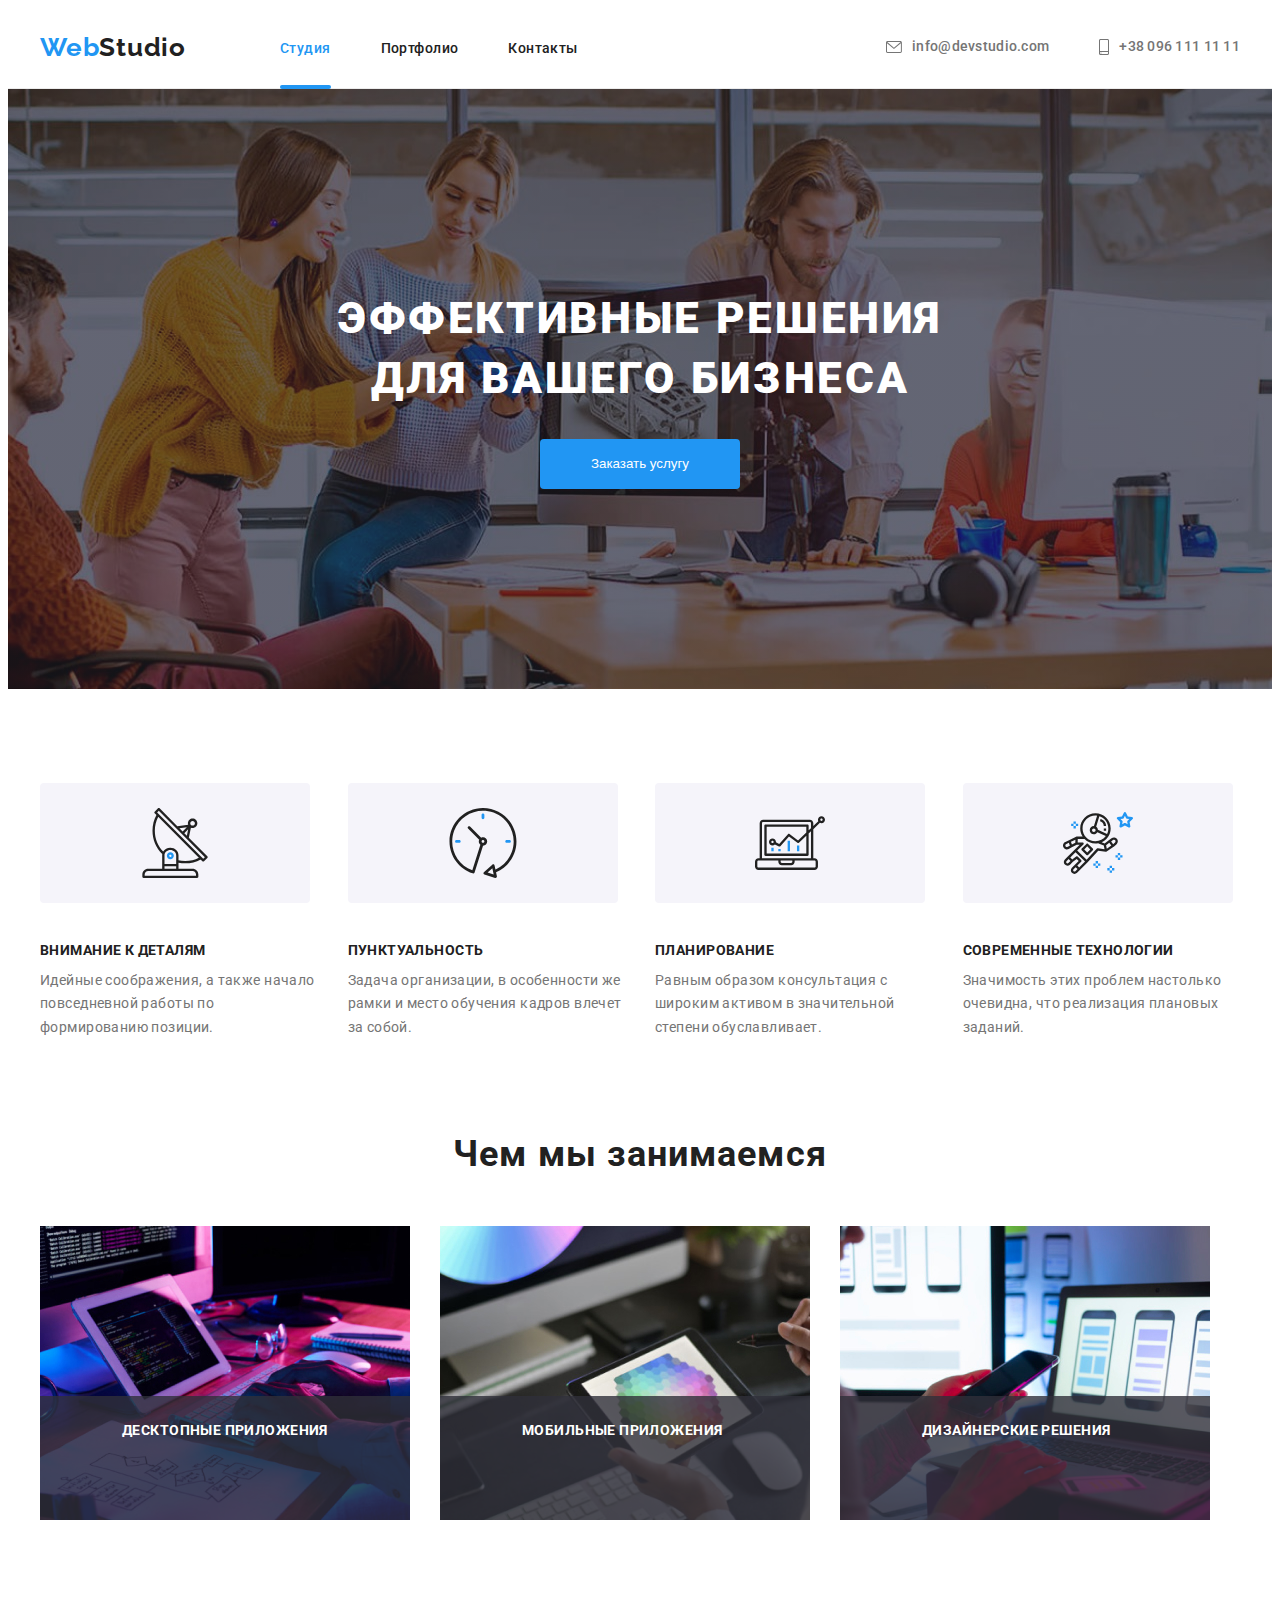
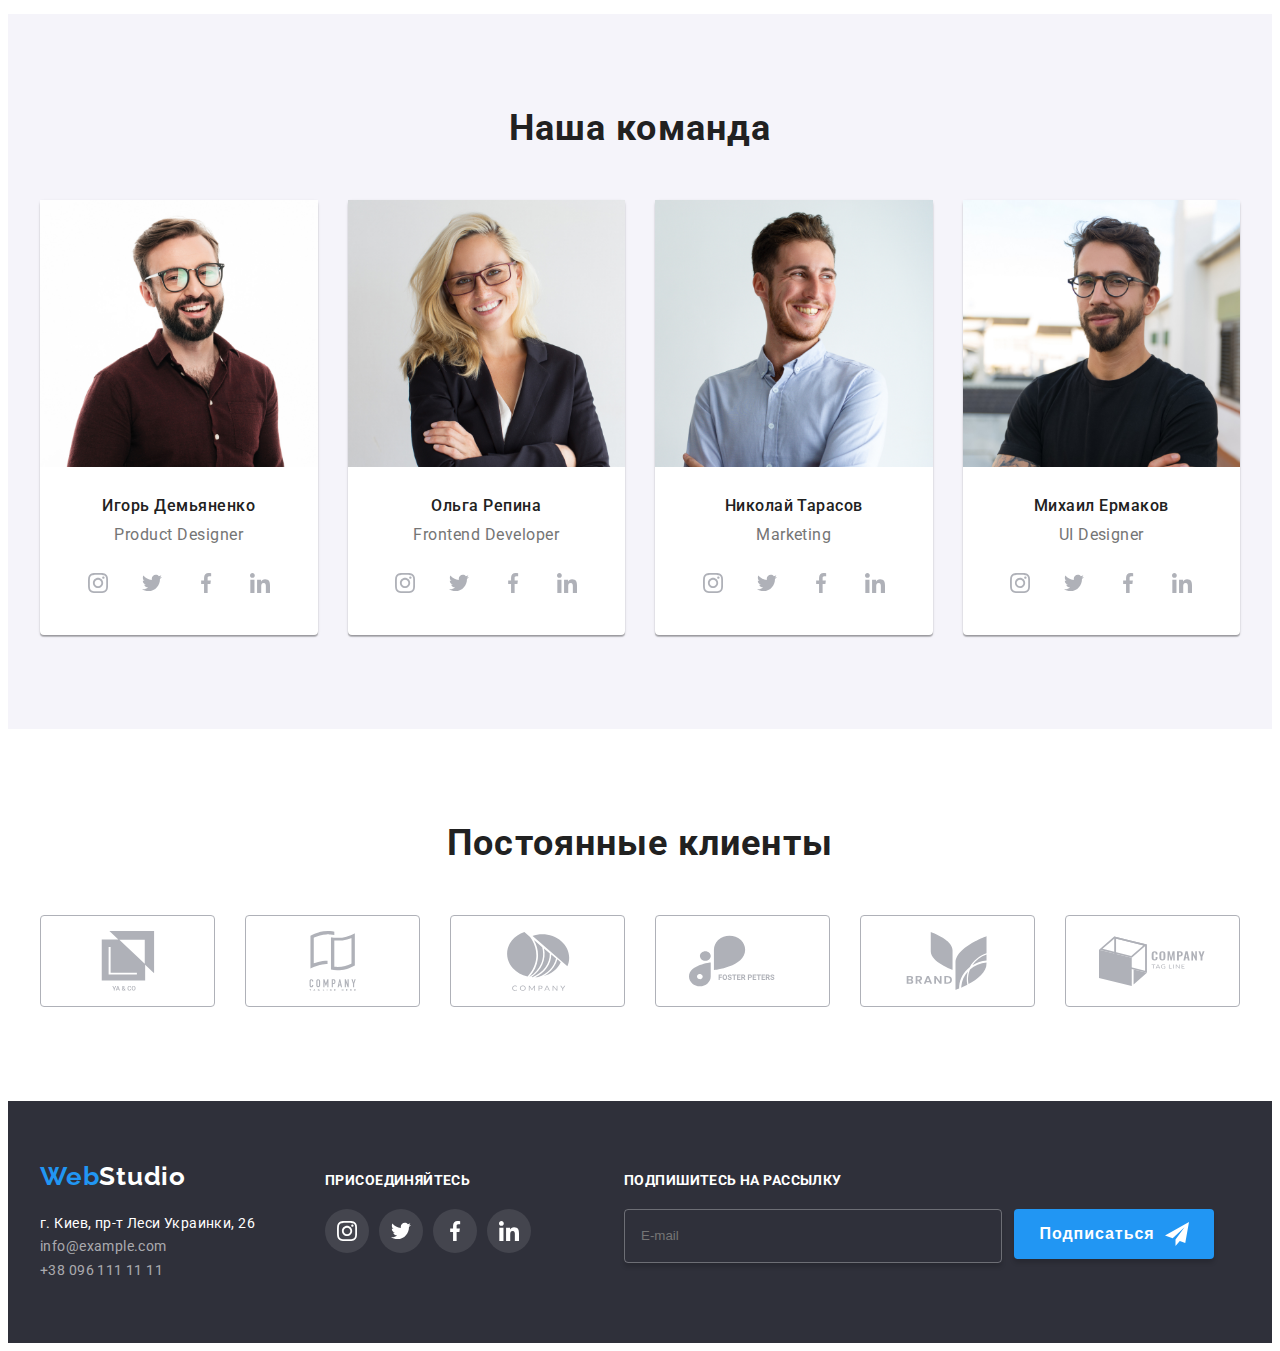
<file: index.html>
<!DOCTYPE html>
<html lang="ru">
  <head>
    <meta charset="UTF-8" />
    <meta http-equiv="X-UA-Compatible" content="IE=edge" />
    <meta name="viewport" content="width=device-width, initial-scale=1.0" />
    <title>Document</title>
    <link
      href="https://fonts.googleapis.com/css2?family=Raleway:wght@700&family=Roboto:wght@400;500;700;900&display=swap"
      rel="stylesheet"
    />
    <link
      rel="stylesheet"
      href="https://cdnjs.cloudflare.com/ajax/libs/modern-normalize/1.1.0/modern-normalize.min.css"
      integrity="sha512-wpPYUAdjBVSE4KJnH1VR1HeZfpl1ub8YT/NKx4PuQ5NmX2tKuGu6U/JRp5y+Y8XG2tV+wKQpNHVUX03MfMFn9Q=="
      crossorigin="anonymous"
      referrerpolicy="no-referrer"
    />
    
    <link rel="stylesheet" href="./css/main.min.css" />
   
  </head>
  <body>


     <header class="header">
      <div class="container header__container">
        <nav class="navigation">
          <a href="./index.html" class="logo">
            Web<span class="studio">Studio</span>
          </a>
          <ul class="nav">
            
            <li class="nav__item ">
              <a class="nav__link current " href="./index.html"
                >Студия</a>
            </li>
            
             

            <li class="nav__item">
              <a class="nav__link " href="./portfolio.html">Портфолио</a>
            </li>
            <li class="nav__item">
              <a class="nav__link" href="">Контакты</a>
            </li>
          </ul>


        </nav>
        <ul class="contacts">
          <li class="contacts__item header-mail">
            <a class="contacts__link " href="mailto:info@devstudio.com"
              > <svg class="contacts__icon" width="16px" height="12px">
                <use href="./images/sprite.svg#icon-envelope"></use>
              </svg>info@devstudio.com</a
            >
          </li>

      
          <li class="contacts__item header-tel ">
            <a class="contacts__link " href="tel:+380961111111"
              ><svg class="contacts__icon" width="10px" height="16px">
              <use href="./images/sprite.svg#icon-smartphone"></use>
              </svg>+38 096 111 11 11</a
            >
          </li>


        </ul>
        <button class="menu-open-btn"><svg class="menu-icon">
          <use href="./images/sprite.svg#icon-menu"></use>
        </svg></button>
      </div>


    <div class="backdrop is-hidden">
      <div class="mob-menu">
      <div class="mob-menu-content">
        <ul class="mob-nav">
          <li class="mob-nav__item">
            <a href="./index.html" class="mob-nav__link current-page ">Студия</a>
          </li>
          <li class="mob-nav__item">
            <a href="./portfolio.html" class="mob-nav__link">Портфолио</a>
          </li>
          <li class="mob-nav__item">
            <a href="" class="mob-nav__link">Контакты</a>
          </li>
        </ul>
        <div class="mob-menu-bottom">
        <ul class="menu-contacts">
          <li class="mob-menu__item">
            <a href="" class="mob-menu__phone">+38 096 111 11 11</a>
          </li>
          <li class="mob-menu__item">
            <a href="" class="mob-menu__mail">info@devstudio.com</a>
          </li>
        </ul>
        <ul class="mob-social">
          <li class="mob-social__item mob-social__item--after">
            <a href="" class="mob-social__link">Instagram</a>
          </li>
          <li class="mob-social__item mob-social__item--after">
            <a href="" class="mob-social__link ">Twitter</a>
          </li>
          <li class="mob-social__item mob-social__item--after">
            <a href="" class="mob-social__link">Facebook</a>
          </li>
          <li class="mob-social__item">
            <a href="" class="mob-social__link">LinkedIn</a>
          </li>
        </ul>
      </div>
        </div>
      </div>
      <button type="button" class="close-button" >
        <svg class="close-icon">
          <use href="./images/sprite.svg#icon-cross"></use>
        </svg>
      </button>
      </div>
    </div>
    </header> 

    


    <main>
      <section class="hero">
        <div class="container hero-container--padding ">
          <h1 class="hero__title">
            Эффективные решения <br />
            для вашего бизнеса
          </h1>

          <button class="hero__button btn" data-modal-open type="button">Заказать услугу</button>
        </div>


      </section>
       <section class="section"> 
        <div class="container">
          <h2 class="section__title visually-hidden">Наши плюсы</h2>
          <ul class="features">


            <li class="features__item"> <div class="features__container">
              <svg class="features__icon">
                <use href="./images/sprite.svg#icon-antenna"></use>
              </svg>
            </div>
              <h3 class="features__title">Внимание к деталям</h3>
              <p class="features__text">
                Идейные соображения, а также начало повседневной работы по
                формированию позиции.
              </p>
            </li>


            <li class="features__item"> <div class="features__container">
              <svg class="features__icon">
                <use href="./images/sprite.svg#icon-clock"></use>
              </svg>
            </div>
              <h3 class="features__title">Пунктуальность</h3>
              <p class="features__text">
                Задача организации, в особенности же рамки и место обучения
                кадров влечет за собой.
              </p>
            </li>


            <li class="features__item">
              <div class="features__container"><svg class="features__icon">
                <use href="./images/sprite.svg#icon-diagram"></use>
              </svg>
            </div>
              <h3 class="features__title">Планирование</h3>
              <p class="features__text">
                Равным образом консультация с широким активом в значительной
                степени обуславливает.
              </p>
            </li>


            <li class="features__item"> <div class="features__container">
              <svg class="features__icon" >
                <use  href="./images/sprite.svg#icon-astronaut"></use>
              </svg>
            </div>
              <h3 class="features__title">Современные технологии</h3>
              <p class="features__text">
                Значимость этих проблем настолько очевидна, что реализация
                плановых заданий.
              </p>
            </li>

          </ul>

        </div>

      </section> 


      <section class="section section__task">
        <div class="container">
          <h2 class="section__title">Чем мы занимаемся</h2>

          <ul class="task ">

            <li class="task__item">
              <div class="task__wrapper">
              <img
              srcset="./images/box1.jpg 1x, ./images/task1-2x.jpg 2x"
                src="./images/box1.jpg"
                alt="набор текста на клавиатуре"
                width="370"
              />
              <p class="task__text">Десктопные приложения</p>
            </div>
            </li>


            <li class="task__item">
              <div class="task__wrapper">
              <img
              srcset="./images/img(1).jpg 1x, ./images/task2-2x.jpg 2x"
                src="./images/img(1).jpg"
                alt="использование графического планшета"
                width="370"
              />
              <p class="task__text">Мобильные приложения</p>
            </div>
            </li>


            <li class="task__item">
              <div class="task__wrapper">

              <img
              srcset="./images/img2.jpg 1x, ./images/task3-2x.jpg 2x"
                src="./images/img2.jpg"
                alt="использование телефона"
                width="370"
              />
              <p class="task__text">Дизайнерские решения</p>
            </div>
            </li>
          </ul>
        </div>
      </section>



       <section class=" section section__team"> 
        <div class="container">
          <h2 class="section__title">Наша команда</h2>
          <ul class="team">

            <li class="team__item">
              <picture> <source srcset="./images/img(2).jpg 1x , ./images/img1-2x.jpg 2x " media="(min-width: 1200px)">
                <source srcset="./images/team-tab1.jpg 1x , ./images/team-tab1-2x.jpg 2x " media="(min-width: 768px)">
                <source srcset="./images/team-mob1.jpg 1x , ./images/team-mob1-2x.jpg 2x " media="(min-width: 320px)">
                <img src="./images/img(2).jpg" alt="портрет Игоря Демьяненко " width="270" /></picture>
              <div class="box">


                <h3 class="box__title">Игорь Демьяненко</h3>
                <p class="box__paragraph">Product Designer</p>
                <ul class=" social">
                  <li class="social__item">
                    <a href="" class="social__link">
                      <svg class="social__icon">
                        <use href="./images/sprite.svg#icon-instagram"></use>
                      </svg>
                    </a>
                  </li>


                  <li class="social__item">
                    <a href="" class="social__link">
                      <svg class="social__icon">
                        <use href="./images/sprite.svg#icon-twitter"></use>
                      </svg>
                    </a>
                  </li>
                  <li class="social__item">
                    <a href="" class="social__link">
                      <svg class="social__icon">
                        <use href="./images/sprite.svg#icon-facebook"></use>
                      </svg>
                    </a>
                  </li>
                  <li class="social__item">
                    <a href="" class="social__link">
                      <svg class="social__icon">
                        <use href="./images/sprite.svg#icon-linkedin"></use>
                      </svg>
                    </a>
                  </li>
                </ul>
              </div>
            </li>
            <li class="team__item">
              <picture>
                <source srcset="./images/img(3).jpg 1x , ./images/img2-2x.jpg 2x " media="(min-width: 1200px)">
                <source srcset="./images/team-tab2.jpg 1x , ./images/team-tab2-2x.jpg 2x " media="(min-width: 768px)">
                <source srcset="./images/team-mob2.jpg 1x , ./images/team-mob2-2x.jpg 2x " media="(min-width: 320px)">
                <img src="./images/img(3).jpg" alt="портрет Ольги Репиной " width="270" />
              </picture>
              <div class="box">
                <h3 class="box__title">Ольга Репина</h3>
                <p class="box__paragraph">Frontend Developer</p>
                    <ul class=" social">
                      <li class="social__item">
                        <a href="" class="social__link">
                          <svg class="social__icon">
                            <use href="./images/sprite.svg#icon-instagram"></use>
                          </svg>
                        </a>
                      </li>
                      <li class="social__item">
                        <a href="" class="social__link">
                          <svg class="social__icon">
                            <use href="./images/sprite.svg#icon-twitter"></use>
                          </svg>
                        </a>
                      </li>
                      <li class="social__item">
                        <a href="" class="social__link">
                          <svg class="social__icon">
                            <use href="./images/sprite.svg#icon-facebook"></use>
                          </svg>
                        </a>
                      </li>
                      <li class="social__item">
                        <a href="" class="social__link">
                          <svg class="social__icon">
                            <use href="./images/sprite.svg#icon-linkedin"></use>
                          </svg>
                        </a>
                      </li>
                    </ul>
              </div>
            </li>
            <li class="team__item">
              <picture>
                <source srcset="./images/img(4).jpg 1x , ./images/img3-2x.jpg 2x " media="(min-width: 1200px)">
                <source srcset="./images/team-tab3.jpg 1x , ./images/team-tab3-2x.jpg 2x " media="(min-width: 768px)">
                <source srcset="./images/team-mob3.jpg 1x , ./images/team-mob3-2x.jpg 2x " media="(min-width: 320px)">
                <img src="./images/img(4).jpg" alt="портрет Николая Тарасова" width="270" />
              </picture>
              <div class="box">
                <h3 class="box__title">Николай Тарасов</h3>
                <p class="box__paragraph">Marketing</p>
                  <ul class=" social">
                    <li class="social__item">
                      <a href="" class="social__link">
                        <svg class="social__icon">
                          <use href="./images/sprite.svg#icon-instagram"></use>
                        </svg>
                      </a>
                    </li>
                    <li class="social__item">
                      <a href="" class="social__link">
                        <svg class="social__icon">
                          <use href="./images/sprite.svg#icon-twitter"></use>
                        </svg>
                      </a>
                    </li>
                    <li class="social__item">
                      <a href="" class="social__link">
                        <svg class="social__icon">
                          <use href="./images/sprite.svg#icon-facebook"></use>
                        </svg>
                      </a>
                    </li>
                    <li class="social__item">
                      <a href="" class="social__link">
                        <svg class="social__icon">
                          <use href="./images/sprite.svg#icon-linkedin"></use>
                        </svg>
                      </a>
                    </li>
                  </ul>
              </div>
            </li>
            <li class="team__item">
              <picture>
                <source srcset="./images/img.jpg 1x , ./images/img4-2x.jpg 2x " media="(min-width: 1200px)">
                <source srcset="./images/team-tab4.jpg 1x , ./images/team-tab4-2x.jpg 2x " media="(min-width: 768px)">
                <source srcset="./images/team-mob4.jpg 1x , ./images/team-mob4-2x.jpg 2x " media="(min-width: 320px)">
                <img src="./images/img.jpg" alt="портрет Михаила Ермакова" width="270" />
              </picture>
              <div class="box">
                <h3 class="box__title">Михаил Ермаков</h3>
                <p class="box__paragraph">UI Designer</p>
                    <ul class=" social">
                      <li class="social__item">
                        <a href="" class="social__link">
                          <svg class="social__icon">
                            <use href="./images/sprite.svg#icon-instagram"></use>
                          </svg>
                        </a>
                      </li>
                      <li class="social__item">
                        <a href="" class="social__link">
                          <svg class="social__icon">
                            <use href="./images/sprite.svg#icon-twitter"></use>
                          </svg>
                        </a>
                      </li>
                      <li class="social__item">
                        <a href="" class="social__link">
                          <svg class="social__icon">
                            <use href="./images/sprite.svg#icon-facebook"></use>
                          </svg>
                        </a>
                      </li>
                    <li class="social__item">
                      <a href="" class="social__link">
                        <svg class="social__icon">
                          <use href="./images/sprite.svg#icon-linkedin"></use>
                        </svg>
                      </a>
                    </li>
                    </ul>
        </div>
      </section>
      <section class=" section section__customer"> 
        <div class="container">
          <h2 class="section__title">Постоянные клиенты</h2>
          <ul class="customer">
            <li class="customer__item">
              <a href="" class="customer__link">
                <svg class="customer__icon">
                  <use href="./images/sprite.svg#icon-1"></use>
                </svg>
              </a>
            </li>
            <li class="customer__item">
              <a href="" class="customer__link">
                <svg class="customer__icon ">
                  <use href="./images/sprite.svg#icon-2"></use>
                </svg>
              </a>
              <li class="customer__item">
                <a href="" class="customer__link">
                  <svg class="customer__icon ">
                    <use href="./images/sprite.svg#icon-3"></use>
                  </svg>
                </a>
                <li class="customer__item">
                  <a href="" class="customer__link">
                    <svg class="customer__icon ">
                      <use href="./images/sprite.svg#icon-4"></use>
                    </svg>
                  </a>
                  <li class="customer__item">
                    <a href="" class="customer__link">
                      <svg class="customer__icon ">
                        <use href="./images/sprite.svg#icon-5"></use>
                      </svg>
                    </a>
                    <li class="customer__item">
                      <a href="" class="customer__link">
                        <svg class="customer__icon ">
                          <use href="./images/sprite.svg#icon-6"></use>
                        </svg>
                      </a>
            </ul>
        </div>
      </section> 
    </main>
    <footer class="footer">
      <div class="container footer-container">
        <div class="footer-nav">
          <a href="./index.html" class="footer__logo">
            Web<span class="footer__studio">Studio</span>
          </a>
          <address class="address">
            <ul class="connection">

            


              
              <li class="connection__item">
                <a class="connection__link map"  target="_blank"
                rel="noopener noreferrer"
                href="https://www.google.com/maps/place/%D0%B1%D1%83%D0%BB%D1%8C%D0%B2%D0%B0%D1%80+%D0%9B%D0%B5%D1%81%D1%96+%D0%A3%D0%BA%D1%80%D0%B0%D1%97%D0%BD%D0%BA%D0%B8,+26,+%D0%9A%D0%B8%D1%97%D0%B2,+02000/@50.4265807,30.5361971,17z/data=!3m1!4b1!4m5!3m4!1s0x40d4cf0e033ecbe9:0x57a4dffefec77da0!8m2!3d50.4265807!4d30.5383858"
                >г. Киев, пр-т Леси Украинки, 26</a>
              </li>

              
              
              <li class="connection__item">
                <a class="connection__link " href="mailto:info@devstudio.com">info@example.com</a>
              </li>
              <li class="connection__item">
                <a class="connection__link" href="tel:+380961111111">+38 096 111 11 11</a>
              </li>
            </ul>
          </address>
        </div>
        <div class=" right">
          <h2 class="footer-title">присоединяйтесь</h2>
          <ul class="join ">
            <li class="join__item">
              <a href="" class="join__link">
                <svg class="join__icon">
                  <use href="./images/sprite.svg#icon-instagram"></use>
                </svg>
              </a>
            </li>
            <li class="join__item">
              <a href="" class="join__link">
                <svg class="join__icon">
                  <use href="./images/sprite.svg#icon-twitter"></use>
                </svg>
              </a>
            </li>
            <li class="join__item">
              <a href="" class="join__link">
                <svg class="join__icon">
                  <use href="./images/sprite.svg#icon-facebook"></use>
                </svg>
              </a>
            </li>
            <li class="join__item">
              <a href="" class="join__link">
                <svg class="join__icon">
                  <use href="./images/sprite.svg#icon-linkedin"></use>
                </svg>
              </a>
            </li>
          </ul>
        </div>
        <div class="form">
          <h2 class="footer-title ">Подпишитесь на рассылку</h2>
          <form action="#" class="form-send">
            <div class="follow"> <input type="text" name="user-mail-follow" id="user-mail-follow" class="follow__mail"
                placeholder="E-mail" />
              <button type="submit" class="btn follow__btn">Подписаться
                <svg class="follow__icon" width="24" height="24">
                  <use href="./images/sprite.svg#icon-send"></use>
                </svg>
              </button>
            </div>
        </div>
        </form>
    
    
      </div>
      </div>
    </footer>
    <div class="backdrop is-hidden " data-modal>
      <div class="modal">
        <button type="button" class="close-btn" data-modal-close>
            <svg class="button-icon">
              <use href="./images/sprite.svg#icon-cross"></use>
            </svg>
        </button>
        <p class="modal-title">Оставьте свои данные, мы вам перезвоним</p>
        <form action="#" class="modal-form">
          <div class="modal-field">
            <label for="user-name" class="input-label">Имя</label>
            <span class="input-wrapper">
              <input type="text" name="user-name" id="user-name" class="modal-input" />
              <svg class="input-icon" width="18" height="18">
                <use href="./images/sprite.svg#icon-person-black"></use>
              </svg>
            </span>
          </div>
          <div class="modal-field">
            <label for="user-phone" class="input-label">Телефон</label>
            <span class="input-wrapper">
              <input type="text" name="user-phone" id="user-phone" class="modal-input" />
              <svg class="input-icon" width="18" height="18">
                <use href="./images/sprite.svg#icon-phone-black"></use>
              </svg>
            </span>
          </div>
          <div class="modal-field">
            <label for="user-email" class="input-label">Почта</label>
            <span class="input-wrapper">
              <input type="text" name="user-email" id="user-email" class="modal-input" />
              <svg class="input-icon" width="18" height="18">
                <use href="./images/sprite.svg#icon-email-black"></use>
              </svg>
            </span>
          </div>
          
          <div class="text-box">
            <label for="user-text" class="input-label" >Комментарий</label>
            <textarea name="user-text" id="user-text" class="modal-input-text modal-input" placeholder="Введите текст"></textarea>
          </div>
          <input type="checkbox" id="modal-checkbox" class="modal-checkbox visually-hidden">
          <label for="modal-checkbox" class="check-text">
                        <span>
                            <svg class="check-icon" width="11" height="8">
                                <use
                                    href="./images/sprite.svg#icon-tik"
                                ></use>
                            </svg>
                        </span>
                        Соглашаюсь с рассылкой и принимаю&nbsp <a href="" class="condition">Условия договора</a> 
                      </label>
                      <button type="submit" class="btn modal-btn">
                        Отправить
                      </button>




        </form>
      </div>
    </div>
  <script src="./js/modal.js"></script>
  <script src="./js/menu.js"></script>
  </body>
</html>
</file>
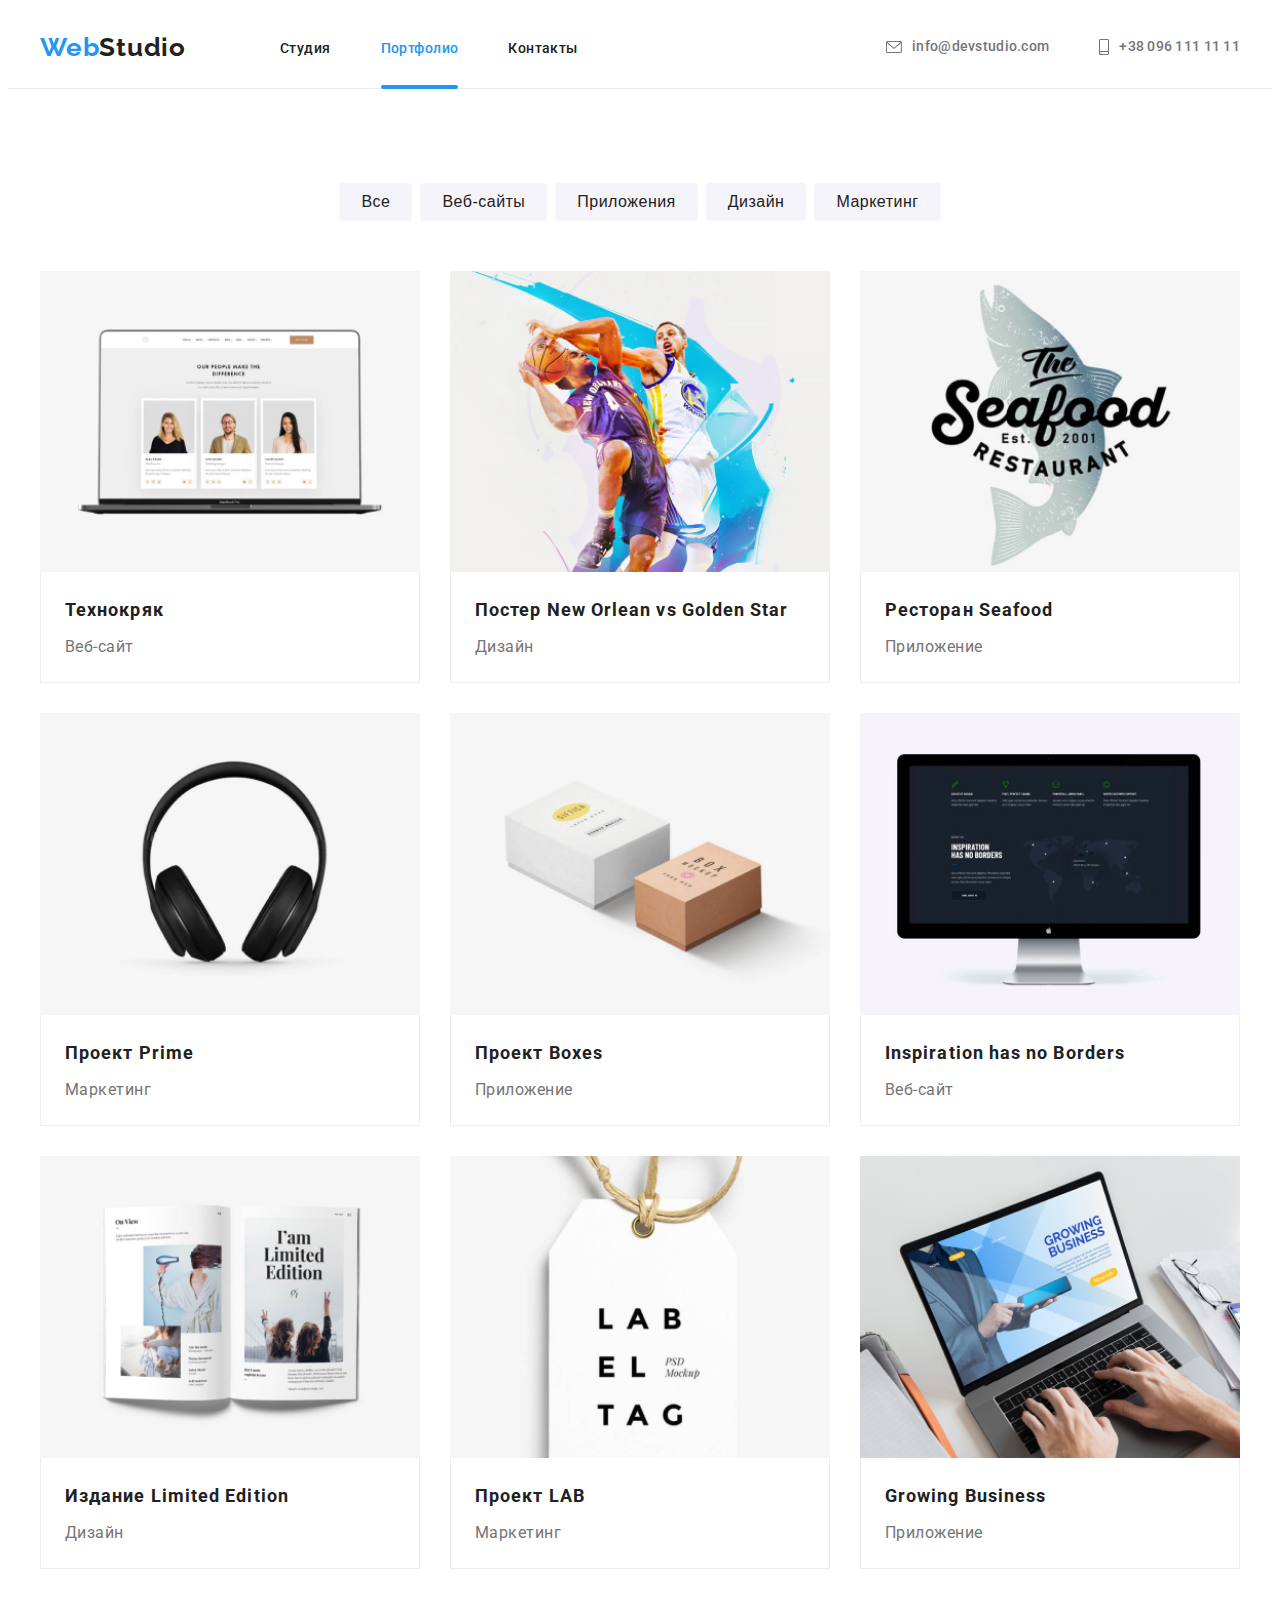
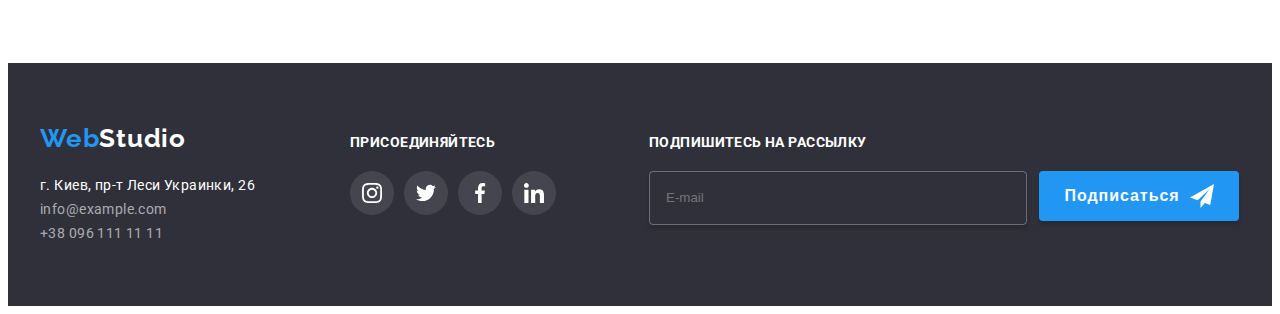
<file: Partfolio.html>
<!DOCTYPE html>
<html lang="en">
  <head>
    <meta charset="UTF-8" />
    <meta http-equiv="X-UA-Compatible" content="IE=edge" />
    <meta name="viewport" content="width=device-width, initial-scale=1.0" />
    <title>Portfolio</title>
    <link
      href="https://fonts.googleapis.com/css2?family=Raleway:wght@700&family=Roboto:wght@400;500;700;900&display=swap"
      rel="stylesheet"
    />
    <link rel="stylesheet" href="./css/main.min.css" />
  </head>
  <body>
    <header class="header">
      <div class="container header__container">
        <nav class="navigation">
          <a href="./index.html" class="logo">
            Web<span class="studio">Studio</span>
          </a>
          <ul class="nav">
            <li class="nav__item">
              <a class="nav__link  " href="./index.html">Студия</a>
            </li>
            
            <li class="nav__item">
              <a class="nav__link current" href="./Partfolio.html">Портфолио</a>
            </li>
            
            <li class="nav__item">
              <a class="nav__link" href="">Контакты</a>
            </li>
          </ul>
        </nav>
        <ul class="contacts">
          <li class="contacts__item header-mail">
            <a class="contacts__link " href="mailto:info@devstudio.com"> <svg class="contacts__icon" width="16px"
                height="12px">
                <use href="./images/sprite.svg#icon-envelope"></use>
              </svg>info@devstudio.com</a>
          </li>
          <li class="contacts__item header-tel ">
            <a class="contacts__link " href="tel:+380961111111"><svg class="contacts__icon" width="10px" height="16px">
                <use href="./images/sprite.svg#icon-smartphone"></use>
              </svg>+38 096 111 11 11</a>
          </li>
        </ul>
      </div>
    </header>
    <main>
      <section class="section">
        <div class="container ">
          <h1 class="visually-hidden">Наши работы</h1>
          <ul class="sort">
            <li class="sort__item"><button type="button" class="sort__button btn" >Все</button></li>
            <li class="sort__item"><button type="button" class="sort__button btn">Веб-сайты</button></li>
            <li class="sort__item"><button type="button" class="sort__button btn">Приложения</button></li>
            <li class="sort__item"><button type="button" class="sort__button btn">Дизайн</button></li>
            <li class="sort__item"><button type="button" class="sort__button btn">Маркетинг</button></li>
          </ul>
          <ul class="examples ">
            <li class="examples__item">
              <a class="examples__link link" href="">
                <div class="examples__wrapper">
                  <img class="main-img" src="./images/img(7).jpg" width="370" height="294" alt="" />
                <p class="examples__text ">
                  Технокряк это современная площадка распространения коронавируса. Компании используют эту платформу для цифрового
                  шпионажа и атак на защищённые сервера конкурентов.
                </p>
              </div>
              <div class="case">
                <h2 class="case__title">Технокряк</h2>
                <p class="case-paragraph">Веб-сайт</p>
              </div></a>
            </li>
            <li class="examples__item">
              <a class="examples__link link" href="">
                <div class="examples__wrapper"><img class="main-img" src="./images/img(8).jpg" width="370" height="294" alt="" />
                <p class="examples__text ">
                  Технокряк это современная площадка распространения коронавируса. Компании используют эту платформу для цифрового
                  шпионажа и атак на защищённые сервера конкурентов.
                </p></div>
              <div class="case">
                <h2 class="case__title">
                  Постер New Orlean vs Golden Star
                </h2>
                <p class="case-paragraph">Дизайн</p>
              </div></a>
            </li>
            <li class="examples__item">
             <a class="examples__link link" href=""> <div class="examples__wrapper"><img class="main-img" src="./images/img(9).jpg" width="370" height="294" alt="" />
              <p class="examples__text ">
                Технокряк это современная площадка распространения коронавируса. Компании используют эту платформу для цифрового
                шпионажа и атак на защищённые сервера конкурентов.
              </p></div>
              <div class="case">
                <h2 class="case__title">Ресторан Seafood</h2>
                <p class="case-paragraph">Приложение</p>
              </div></a>
            </li>
            <li class="examples__item">
              <a class="examples__link link" href=""><div class="examples__wrapper"><img class="main-img" src="./images/img(10).jpg" width="370" height="294" alt="" />
                <p class="examples__text ">
                  Технокряк это современная площадка распространения коронавируса. Компании используют эту платформу для цифрового
                  шпионажа и атак на защищённые сервера конкурентов.
                </p></div>
              <div class="case">
                <h2 class="case__title">Проект Prime</h2>
                <p class="case-paragraph">Маркетинг</p>
              </div></a>
            </li>
            <li class="examples__item">
              <a class="examples__link link" href=""><div class="examples__wrapper"><img class="main-img" src="./images/img(11).jpg" width="370" height="294" alt="" />
                <p class="examples__text ">
                  Технокряк это современная площадка распространения коронавируса. Компании используют эту платформу для цифрового
                  шпионажа и атак на защищённые сервера конкурентов.
                </p></div>
              <div class="case">
                <h2 class="case__title">Проект Boxes</h2>
                <p class="case-paragraph">Приложение</p>
              </div></a>
            </li>
            <li class="examples__item">
              <a class="examples__link link" href=""><div class="examples__wrapper"><img class="main-img" src="./images/img(12).jpg" width="370" height="294" alt="" />
                <p class="examples__text ">
                  Технокряк это современная площадка распространения коронавируса. Компании используют эту платформу для цифрового
                  шпионажа и атак на защищённые сервера конкурентов.
                </p></div>
              <div class="case">
                <h2 class="case__title">Inspiration has no Borders</h2>
                <p class="case-paragraph">Веб-сайт</p>
              </div></a>
            </li>
            <li class="examples__item">
              <a class="examples__link link" href=""><div class="examples__wrapper"><img class="main-img" src="./images/img(13).jpg" width="370" height="294" alt="" />
                <p class="examples__text ">
                  Технокряк это современная площадка распространения коронавируса. Компании используют эту платформу для цифрового
                  шпионажа и атак на защищённые сервера конкурентов.
                </p></div>
              <div class="case">
                <h2 class="case__title">Издание Limited Edition</h2>
                <p class="case-paragraph">Дизайн</p>
              </div></a>
            </li>
            <li class="examples__item">
              <a class="examples__link link" href=""><div class="examples__wrapper"><img class="main-img" src="./images/img(14).jpg" width="370" height="294" alt="" />
                <p class="examples__text ">
                  Технокряк это современная площадка распространения коронавируса. Компании используют эту платформу для цифрового
                  шпионажа и атак на защищённые сервера конкурентов.
                </p></div>
              <div class="case">
                <h2 class="case__title">Проект LAB</h2>
                <p class="case-paragraph">Маркетинг</p>
              </div></a>
            </li>
            <li class="examples__item">
              <a class="examples__link link" href=""><div class="examples__wrapper"><img class="main-img" src="./images/img(15).jpg" width="370" height="294" alt="" />
                <p class="examples__text ">
                  Технокряк это современная площадка распространения коронавируса. Компании используют эту платформу для цифрового
                  шпионажа и атак на защищённые сервера конкурентов.
                </p></div>
              <div class="case">
                <h2 class="case__title">Growing Business</h2>
                <p class="case-paragraph">Приложение</p>
              </div></a>
            </li>
          </ul>
        </div>
      </section>
    </main>
<footer class="footer">
  <div class="container footer-container">
    <div class=""><a href="./index.html" class="logo">
        Web<span class="footer__studio">Studio</span>
      </a>
      <address class="address">
        <ul class="connection">
          <li class="connection__item ">г. Киев, пр-т Леси Украинки, 26</li>
          <li class="connection__item">
            <a class="connection__link " href="mailto:info@devstudio.com">info@example.com</a>
          </li>
          <li class="connection__item">
            <a class="connection__link" href="tel:+380961111111">+38 096 111 11 11</a>
          </li>
        </ul>
      </address>
    </div>
    <div class=" right">
      <h2 class="footer-title">присоединяйтесь</h2>
      <ul class="join ">
        <li class="join__item">
          <a href="" class="join__link">
            <svg class="join__icon">
              <use href="./images/sprite.svg#icon-instagram"></use>
            </svg>
          </a>
        </li>
        <li class="join__item">
          <a href="" class="join__link">
            <svg class="join__icon">
              <use href="./images/sprite.svg#icon-twitter"></use>
            </svg>
          </a>
        </li>
        <li class="join__item">
          <a href="" class="join__link">
            <svg class="join__icon">
              <use href="./images/sprite.svg#icon-facebook"></use>
            </svg>
          </a>
        </li>
        <li class="join__item">
          <a href="" class="join__link">
            <svg class="join__icon">
              <use href="./images/sprite.svg#icon-linkedin"></use>
            </svg>
          </a>
        </li>
      </ul>
    </div>
    <div class="form">
      <h2 class="footer-title ">Подпишитесь на рассылку</h2>
      <form action="#" class="form-send">
        <div class="follow"> <input type="text" name="user-mail-follow" id="user-mail-follow" class="follow__mail"
            placeholder="E-mail" />
          <button type="submit" class="btn follow__btn">Подписаться
            <svg class="follow__icon" width="24" height="24">
              <use href="./images/sprite.svg#icon-send"></use>
            </svg>
          </button>
        </div>
      </form>

    </div>
  </div>
</footer>
  </body>
</html>
</file>
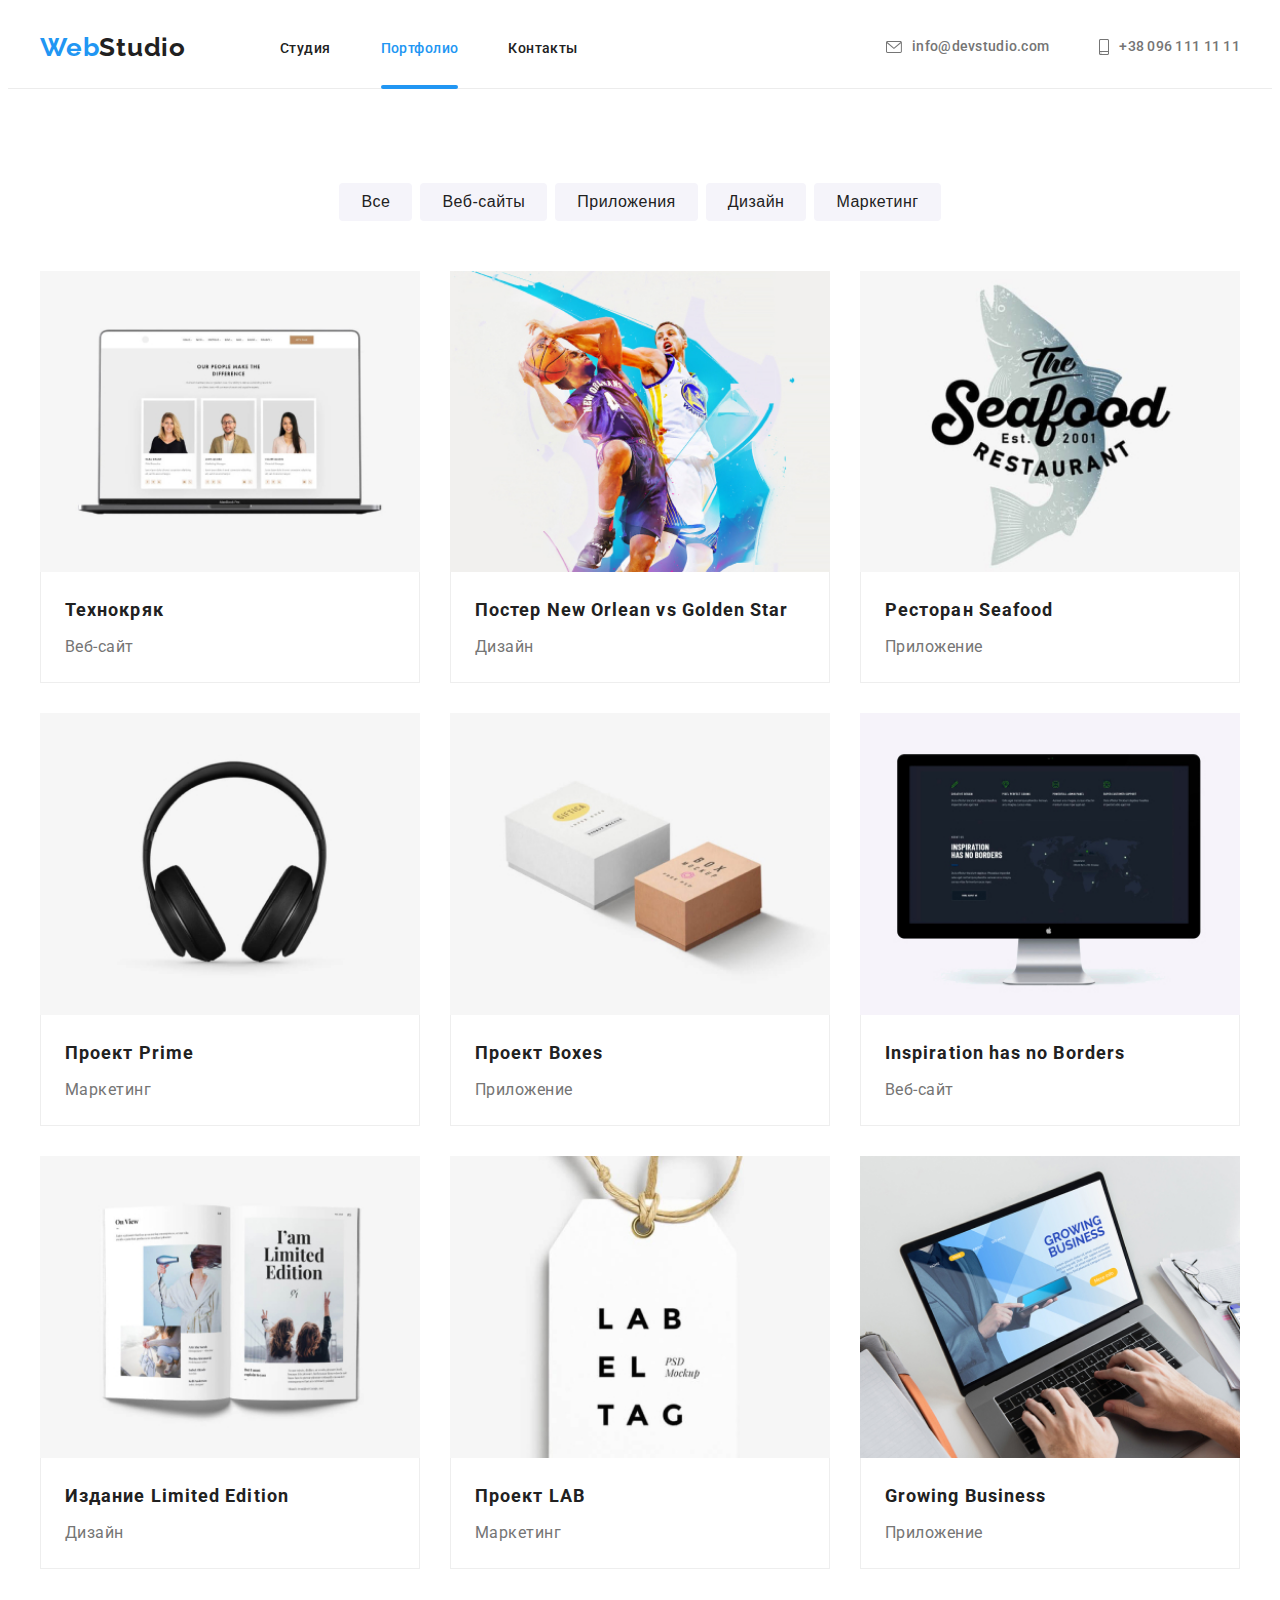
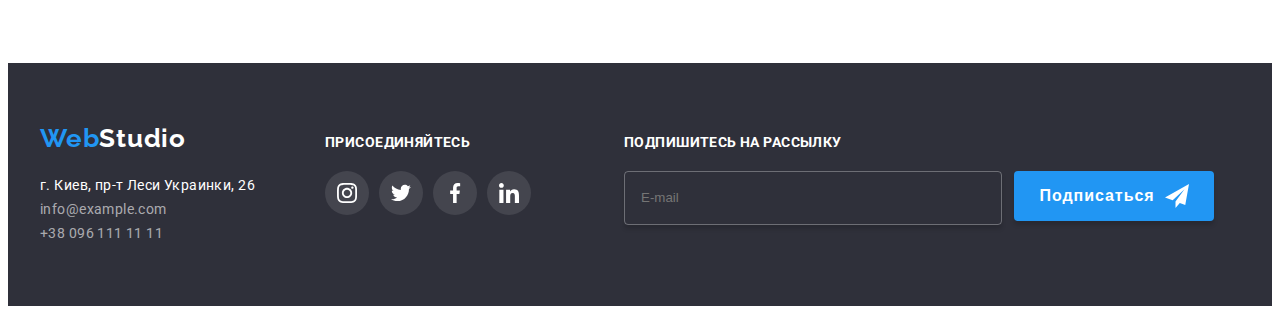
<file: portfolio.html>
<!DOCTYPE html>
<html lang="en">
  <head>
    <meta charset="UTF-8" />
    <meta http-equiv="X-UA-Compatible" content="IE=edge" />
    <meta name="viewport" content="width=device-width, initial-scale=1.0" />
    <title>Document</title>
      <link href="https://fonts.googleapis.com/css2?family=Raleway:wght@700&family=Roboto:wght@400;500;700;900&display=swap"
        rel="stylesheet" />
      <link rel="stylesheet" href="https://cdnjs.cloudflare.com/ajax/libs/modern-normalize/1.1.0/modern-normalize.min.css"
        integrity="sha512-wpPYUAdjBVSE4KJnH1VR1HeZfpl1ub8YT/NKx4PuQ5NmX2tKuGu6U/JRp5y+Y8XG2tV+wKQpNHVUX03MfMFn9Q=="
        crossorigin="anonymous" referrerpolicy="no-referrer" />
      
      <link rel="stylesheet" href="./css/main.min.css" />
  </head>
  <body>
    <header class="header"> 
      <div class="container header__container">
        <nav class="navigation">
          <a href="./index.html" class="logo">
            Web<span class="studio">Studio</span>
          </a>
          <ul class="nav">
            <li class="nav__item">
              <a class="nav__link  " href="./index.html">Студия</a>
            </li>
            <li class="nav__item">
              <a class="nav__link current " href="./portfolio.html">Портфолио</a>
            </li>
            <li class="nav__item">
              <a class="nav__link" href="">Контакты</a>
            </li>
          </ul>
        </nav>
        <ul class="contacts">
          <li class="contacts__item header-mail">
            <a class="contacts__link " href="mailto:info@devstudio.com"> <svg class="contacts__icon" width="16px"
                height="12px">
                <use href="./images/sprite.svg#icon-envelope"></use>
              </svg>info@devstudio.com</a>
          </li>
          <li class="contacts__item header-tel ">
            <a class="contacts__link " href="tel:+380961111111"><svg class="contacts__icon" width="10px" height="16px">
                <use href="./images/sprite.svg#icon-smartphone"></use>
              </svg>+38 096 111 11 11</a>
          </li>
        </ul>
              <button class="menu-open-btn"><svg class="menu-icon">
                  <use href="./images/sprite.svg#icon-menu"></use>
                </svg></button>
              </div>
              <div class="backdrop is-hidden">
                <div class="mob-menu">
                  <div class="mob-menu-content">
                    <ul class="mob-nav">
                      <li class="mob-nav__item">
                        <a href="" class="mob-nav__link">Студия</a>
                      </li>
                      <li class="mob-nav__item">
                        <a href="./portfolio.html" class="mob-nav__link current-page">Портфолио</a>
                      </li>
                      <li class="mob-nav__item">
                        <a href="" class="mob-nav__link">Контакты</a>
                      </li>
                    </ul>
                    <div class="mob-menu-bottom">
                      <ul class="menu-contacts">
                        <li class="mob-menu__item">
                          <a href="" class="mob-menu__phone">+38 096 111 11 11</a>
                        </li>
                        <li class="mob-menu__item">
                          <a href="" class="mob-menu__mail">info@devstudio.com</a>
                        </li>
                      </ul>
                      <ul class="mob-social">
                        <li class="mob-social__item mob-social__item--after">
                          <a href="" class="mob-social__link">Instagram</a>
                        </li>
                        <li class="mob-social__item mob-social__item--after">
                          <a href="" class="mob-social__link ">Twitter</a>
                        </li>
                        <li class="mob-social__item mob-social__item--after">
                          <a href="" class="mob-social__link">Facebook</a>
                        </li>
                        <li class="mob-social__item">
                          <a href="" class="mob-social__link">LinkedIn</a>
                        </li>
                      </ul>
                    </div>
                  </div>
                </div>
                <button type="button" class="close-button">
                  <svg class="close-icon">
                    <use href="./images/sprite.svg#icon-cross"></use>
                  </svg>
                </button>
              </div>
              
      </div>
    </header> 
    <main>
      <section class="section">
        <div class="container ">
          <h1 class="visually-hidden">Наши работы</h1>
          <ul class="sort">
            <li class="sort__item"><button type="button" class="sort__button btn" >Все</button></li>
            <li class="sort__item"><button type="button" class="sort__button btn">Веб-сайты</button></li>
            <li class="sort__item">
              <button type="button" class="sort__button btn">Приложения</button>
            </li>
            <li class="sort__item"><button type="button" class="sort__button btn">Дизайн</button></li>
            <li class="sort__item"><button type="button" class="sort__button btn">Маркетинг</button></li>
          </ul>
          <ul class="examples "> 
            <li class="examples__item">
              <a class="examples__link link" href="">
                <div class="examples__wrapper">
                  <picture>
                    <source srcset="./images/img11.jpg 1x , ./images/portfolio1-2x.jpg 2x " media="(min-width: 1200px)">
                    <source srcset="./images/portfolio-tab1.jpg 1x , ./images/portfolio-tab1-2x.jpg 2x " media="(min-width: 768px)">
                    <source srcset="./images/portfolio-mob1.jpg 1x , ./images/portfolio-mob1-2x.jpg 2x " media="(min-width: 480px)">
<img class="main-img" src="./images/img11.jpg" width="370" height="294" alt="" />
                  </picture>
                  
                <p class="examples__text ">
                  Технокряк это современная площадка распространения коронавируса. Компании используют эту платформу для цифрового
                  шпионажа и атак на защищённые сервера конкурентов.
                </p>
              </div>
              <div class="case">
                <h2 class="case__title">Технокряк</h2>
                <p class="case-paragraph">Веб-сайт</p>
              </div></a>
            </li>
            <li class="examples__item">
              <a class="examples__link link" href="">
                <div class="examples__wrapper">
                  <picture>
                    <source srcset="./images/img-2.jpg 1x , ./images/portfolio2-2x.jpg 2x " media="(min-width: 1200px)">
                    <source srcset="./images/portfolio-tab2.jpg 1x , ./images/portfolio-tab2-2x.jpg 2x " media="(min-width: 768px)">
                    <source srcset="./images/portfolio-mob2.jpg 1x , ./images/portfolio-mob2-2x.jpg 2x " media="(min-width:320px)"><img class="main-img" src="./images/img-2.jpg" width="370" height="294" alt="" />
                  </picture>
                <p class="examples__text ">
                  Технокряк это современная площадка распространения коронавируса. Компании используют эту платформу для цифрового
                  шпионажа и атак на защищённые сервера конкурентов.
                </p></div>
              <div class="case">
                <h2 class="case__title">
                  Постер New Orlean vs Golden Star
                </h2>
                <p class="case-paragraph">Дизайн</p>
              </div></a>
            </li>
            <li class="examples__item">
             <a class="examples__link link" href=""> <div class="examples__wrapper">
                <picture>
                  <source srcset="./images/img-3.jpg 1x , ./images/portfolio3-2x.jpg 2x " media="(min-width: 1200px)">
                  <source srcset="./images/portfolio-tab3.jpg 1x , ./images/portfolio-tab3-2x.jpg 2x " media="(min-width: 768px)">
                  <source srcset="./images/portfolio-mob3.jpg 1x , ./images/portfolio-mob3-2x.jpg 2x " media="(min-width: 320px)"><img class="main-img" src="./images/img-3.jpg" width="370" height="294" alt="" />
                </picture>
              <p class="examples__text ">
                Технокряк это современная площадка распространения коронавируса. Компании используют эту платформу для цифрового
                шпионажа и атак на защищённые сервера конкурентов.
              </p></div>
              <div class="case">
                <h2 class="case__title">Ресторан Seafood</h2>
                <p class="case-paragraph">Приложение</p>
              </div></a>
            </li>
            <li class="examples__item">
              <a class="examples__link link" href=""><div class="examples__wrapper">
                <picture>
                  <source srcset="./images/img-4.jpg 1x , ./images/portfolio4-2x.jpg 2x " media="(min-width: 1200px)">
                  <source srcset="./images/portfolio-tab4.jpg 1x , ./images/portfolio-tab4-2x.jpg 2x " media="(min-width: 768px)">
                  <source srcset="./images/portfolio-mob4.jpg 1x , ./images/portfolio-mob4-2x.jpg 2x " media="(min-width: 320px)"><img class="main-img" src="./images/img-4.jpg" width="370" height="294" alt="" />
                </picture>
                <p class="examples__text ">
                  Технокряк это современная площадка распространения коронавируса. Компании используют эту платформу для цифрового
                  шпионажа и атак на защищённые сервера конкурентов.
                </p></div>
              <div class="case">
                <h2 class="case__title">Проект Prime</h2>
                <p class="case-paragraph">Маркетинг</p>
              </div></a>
            </li>
            <li class="examples__item">
              <a class="examples__link link" href=""><div class="examples__wrapper">
                <picture>
                  <source srcset="./images/img-5.jpg 1x , ./images/portfolio5-2x.jpg 2x " media="(min-width: 1200px)">
                  <source srcset="./images/portfolio-tab5.jpg 1x , ./images/portfolio-tab5-2x.jpg 2x " media="(min-width: 768px)">
                  <source srcset="./images/portfolio-mob5.jpg 1x , ./images/portfolio-mob5-2x.jpg 2x " media="(min-width: 320px)"><img class="main-img" src="./images/img-5.jpg" width="370" height="294" alt="" />
                </picture>
                <p class="examples__text ">
                  Технокряк это современная площадка распространения коронавируса. Компании используют эту платформу для цифрового
                  шпионажа и атак на защищённые сервера конкурентов.
                </p></div>
              <div class="case">
                <h2 class="case__title">Проект Boxes</h2>
                <p class="case-paragraph">Приложение</p>
              </div></a>
            </li>
            <li class="examples__item">
              <a class="examples__link link" href=""><div class="examples__wrapper">
                <picture>
                  <source srcset="./images/img-6.jpg 1x , ./images/portfolio6-2x.jpg 2x " media="(min-width: 1200px)">
                  <source srcset="./images/portfolio-tab6.jpg 1x , ./images/portfolio-tab6-2x.jpg 2x " media="(min-width: 768px)">
                  <source srcset="./images/portfolio-mob6.jpg 1x , ./images/portfolio-mob6-2x.jpg 2x " media="(min-width: 320px)"><img class="main-img" src="./images/img-6.jpg" width="370" height="294" alt="" />
                </picture>
                <p class="examples__text ">
                  Технокряк это современная площадка распространения коронавируса. Компании используют эту платформу для цифрового
                  шпионажа и атак на защищённые сервера конкурентов.
                </p></div>
              <div class="case">
                <h2 class="case__title">Inspiration has no Borders</h2>
                <p class="case-paragraph">Веб-сайт</p>
              </div></a>
            </li>
            <li class="examples__item">
              <a class="examples__link link" href=""><div class="examples__wrapper">
                <picture>
                  <source srcset="./images/img-7.jpg 1x , ./images/portfolio7-2x.jpg 2x " media="(min-width: 1200px)">
                  <source srcset="./images/portfolio-tab7.jpg 1x , ./images/portfolio-tab7-2x.jpg 2x " media="(min-width: 768px)">
                  <source srcset="./images/portfolio-mob7.jpg 1x , ./images/portfolio-mob7-2x.jpg 2x " media="(min-width: 320px)"><img class="main-img" src="./images/img-7.jpg" width="370" height="294" alt="" />
                </picture>
                <p class="examples__text ">
                  Технокряк это современная площадка распространения коронавируса. Компании используют эту платформу для цифрового
                  шпионажа и атак на защищённые сервера конкурентов.
                </p></div>
              <div class="case">
                <h2 class="case__title">Издание Limited Edition</h2>
                <p class="case-paragraph">Дизайн</p>
              </div></a>
            </li>
            <li class="examples__item">
              <a class="examples__link link" href=""><div class="examples__wrapper">
                <picture>
                  <source srcset="./images/img-8.jpg 1x , ./images/portfolio8-2x.jpg 2x " media="(min-width: 1200px)">
                  <source srcset="./images/portfolio-tab8.jpg 1x , ./images/portfolio-tab8-2x.jpg 2x " media="(min-width: 768px)">
                  <source srcset="./images/portfolio-mob8.jpg 1x , ./images/portfolio-mob8-2x.jpg 2x " media="(min-width: 320px)"><img class="main-img" src="./images/img-8.jpg" width="370" height="294" alt="" />
                </picture>
                <p class="examples__text ">
                  Технокряк это современная площадка распространения коронавируса. Компании используют эту платформу для цифрового
                  шпионажа и атак на защищённые сервера конкурентов.
                </p></div>
              <div class="case">
                <h2 class="case__title">Проект LAB</h2>
                <p class="case-paragraph">Маркетинг</p>
              </div></a>
            </li>
            <li class="examples__item">
              <a class="examples__link link" href=""><div class="examples__wrapper">
                <picture>
                  <source srcset="./images/img-9.jpg 1x , ./images/portfolio9-2x.jpg 2x " media="(min-width: 1200px)">
                  <source srcset="./images/portfolio-tab9.jpg 1x , ./images/portfolio-tab9-2x.jpg 2x " media="(min-width: 768px)">
                  <source srcset="./images/portfolio-mob9.jpg 1x , ./images/portfolio-mob-9-2x.jpg 2x " media="(min-width: 320px)"><img class="main-img" src="./images/img-9.jpg" width="370" height="294" alt="" />
                </picture>
                <p class="examples__text ">
                  Технокряк это современная площадка распространения коронавируса. Компании используют эту платформу для цифрового
                  шпионажа и атак на защищённые сервера конкурентов.
                </p></div>
              <div class="case">
                <h2 class="case__title">Growing Business</h2>
                <p class="case-paragraph">Приложение</p>
              </div></a>
            </li>
          </ul> 
        </div>
      </section>
    </main>
  <footer class="footer">
    <div class="container footer-container">
      <div class="footer-nav">
        <a href="./index.html" class="footer__logo">
          Web<span class="footer__studio">Studio</span>
        </a>
        <address class="address">

          <ul class="connection">

             
            <li class="connection__item">
              <a class="connection__link map"  target="_blank"
              rel="noopener noreferrer"
              href="https://www.google.com/maps/place/%D0%B1%D1%83%D0%BB%D1%8C%D0%B2%D0%B0%D1%80+%D0%9B%D0%B5%D1%81%D1%96+%D0%A3%D0%BA%D1%80%D0%B0%D1%97%D0%BD%D0%BA%D0%B8,+26,+%D0%9A%D0%B8%D1%97%D0%B2,+02000/@50.4265807,30.5361971,17z/data=!3m1!4b1!4m5!3m4!1s0x40d4cf0e033ecbe9:0x57a4dffefec77da0!8m2!3d50.4265807!4d30.5383858"
              >г. Киев, пр-т Леси Украинки, 26</a>
            </li>



            <li class="connection__item">
              <a class="connection__link " href="mailto:info@devstudio.com">info@example.com</a>
            </li>


            <li class="connection__item">
              <a class="connection__link" href="tel:+380961111111">+38 096 111 11 11</a>
            </li>

          </ul>

        </address>
      </div>

      <div class=" right">
        <h2 class="footer-title">присоединяйтесь</h2>
        <ul class="join ">
          <li class="join__item">
            <a href="" class="join__link">
              <svg class="join__icon">
                <use href="./images/sprite.svg#icon-instagram"></use>
              </svg>
            </a>
          </li>
          <li class="join__item">
            <a href="" class="join__link">
              <svg class="join__icon">
                <use href="./images/sprite.svg#icon-twitter"></use>
              </svg>
            </a>
          </li>
          <li class="join__item">
            <a href="" class="join__link">
              <svg class="join__icon">
                <use href="./images/sprite.svg#icon-facebook"></use>
              </svg>
            </a>
          </li>
          <li class="join__item">
            <a href="" class="join__link">
              <svg class="join__icon">
                <use href="./images/sprite.svg#icon-linkedin"></use>
              </svg>
            </a>
          </li>
        </ul>
      </div>
      <div class="form">
        <h2 class="footer-title ">Подпишитесь на рассылку</h2>
        <form action="#" class="form-send">
          <div class="follow"> <input type="text" name="user-mail-follow" id="user-mail-follow" class="follow__mail"
              placeholder="E-mail" />
            <button type="submit" class="btn follow__btn">Подписаться
              <svg class="follow__icon" width="24" height="24">
                <use href="./images/sprite.svg#icon-send"></use>
              </svg>
            </button>
          </div>
      </div>
      </form>
  
  
    </div>
    </div>
  </footer>
  <script src="./js/menu.js"></script>
  </body>
</html>
</file>
<file: css/main.min.css>
:root{--title-color: #212121;--theme-color: #2196f3;--text-color: #757575;--background-color: #2f303a;--button-color: #2196f3;--bg-footer-color: #2f303a;--our-team-bgc: #f5f4fa;--icon-color: #afb1b8;--primary-font: "Roboto";--secondary-font: "Raleway"}p,h1,h2,h3,h4,h5,h6{margin:0}ul{list-style:none;margin:0;padding-left:0}input{cursor:pointer}img{display:block;width:100%;height:auto}body{font-family:"Roboto", sans-serif;letter-spacing:0.02em}.section{padding:60px 0}@media screen and (min-width: 1200px){.section{padding:94px 0}}a{text-decoration:none}.btn{cursor:pointer;border:transparent}.section__title{font-weight:700;font-size:36px;line-height:1.16;letter-spacing:0.03em;color:var(--title-color);margin-bottom:50px;text-align:center}.visually-hidden{position:absolute;width:1px;height:1px;margin:-1px;padding:0;overflow:hidden;border:0;clip:rect(0 0 0 0)}.container{padding:0 15px;max-width:100%;margin:0 auto}@media screen and (min-width: 480px){.container{width:480px}}@media screen and (min-width: 768px){.container{width:768px}}@media screen and (min-width: 1200px){.container{width:1200px}}.header{padding-top:21px;padding-bottom:21px;border-bottom:solid 1px #ececec}@media screen and (min-width: 1200px){.header{padding-top:24px;padding-bottom:25px}}.contacts__link{display:flex;align-items:center}.contacts__link:hover .contacts__icon{fill:var(--theme-color)}.contacts__link:focus .contacts__icon{fill:var(--theme-color)}.header__container{display:flex;align-items:center}.navigation{display:flex;align-items:center}.nav{display:flex}@media screen and (max-width: 767px){.nav{display:none}}.header-mail{margin-bottom:10px}@media screen and (min-width: 1200px){.header-mail{margin-bottom:0}}.contacts{margin-left:auto}@media screen and (max-width: 767px){.contacts{display:none}}@media screen and (min-width: 1200px){.contacts{display:flex;align-items:center;flex-wrap:wrap}}.contacts__icon{fill:var(--text-color);margin-right:10px;transition:fill 250ms cubic-bezier(0.4, 0, 0.2, 1)}.nav__item:not(:last-child){margin-right:50px}.logo{color:var(--theme-color);font-family:Raleway;font-weight:700;font-size:26px;line-height:1.19;letter-spacing:0.03em}@media screen and (min-width: 768px){.logo{margin-right:88px}}@media screen and (min-width: 1200px){.logo{margin-right:94px}}.studio{color:var(--title-color)}.nav__link{font-weight:500;font-size:14px;line-height:1.14;letter-spacing:0.03em;color:var(--title-color);position:relative;transition:color 250ms cubic-bezier(0.4, 0, 0.2, 1)}.nav__link:hover,.nav__link:focus{color:var(--theme-color)}.contacts__link{font-weight:500;font-size:14px;line-height:1.14;letter-spacing:0.02em;color:var(--text-color);transition:color 250ms cubic-bezier(0.4, 0, 0.2, 1)}.contacts__link:hover,.contacts__link:focus{color:var(--theme-color)}@media screen and (min-width: 1200px){.contacts__item:not(:last-child){margin-right:50px}}.menu-open-btn{width:40px;height:40px;display:flex;align-items:center;justify-content:center;border:none;margin-left:auto;background-color:transparent;cursor:pointer}@media screen and (min-width: 767px){.menu-open-btn{display:none}}.menu-icon{width:24px;height:16px}.mob-menu{height:100vh;width:100vw;position:absolute;background-color:#ffffff;padding:10px 15px 48px 40px;display:flex;justify-content:space-between}.close-icon{height:18px;width:18px}.close-button{position:absolute;padding:0;right:15px;top:10px;background-color:#ffffff;border:transparent;width:40px;height:40px;display:flex;align-items:center;justify-content:center;transition:fill 250ms cubic-bezier(0.4, 0, 0.2, 1);cursor:pointer}.close-button:hover,.close-button:focus{fill:var(--theme-color)}.mob-menu-content{padding-top:38px;display:flex;flex-direction:column;justify-content:space-between}.mob-nav{margin-top:38px}.mob-nav__item:not(:last-child){margin-bottom:32px}.mob-nav__link{font-weight:500;font-size:40px;line-height:0.85;letter-spacing:0.02em;color:var(--title-color)}.mob-nav__link:hover,.mob-nav__link:focus{color:var(--theme-color)}.mob-menu__item:not(:last-child){margin-bottom:32px}.mob-menu__phone{font-weight:500;font-size:34px;line-height:0.85;letter-spacing:0.02em;color:var(--theme-color)}.mob-menu__mail{font-weight:500;font-size:24px;line-height:0.85;letter-spacing:0.02em;color:var(--text-color)}.mob-social{display:flex;padding-top:64px}.mob-social__item{margin-right:20px}.mob-social__item--after::after{content:"";width:100%;height:0;border:1px solid rgba(33,33,33,0.2);transform:rotate(90deg);margin-left:10px}.mob-social__link{font-weight:500;font-size:18px;line-height:0.81;letter-spacing:0.02em;color:var(--theme-color)}.current-page{color:var(--theme-color)}.current{color:var(--theme-color)}.current::after{content:"";position:absolute;width:100%;height:4px;border-radius:2px;background-color:var(--theme-color);display:block}@media screen and (min-width: 768px){.current::after{bottom:-34px}}@media screen and (min-width: 1200px){.current::after{bottom:-33px}}.hero{padding:118px 0;background-image:linear-gradient(to right, rgba(47,48,58,0.4), rgba(47,48,58,0.4)),url(../images/hero-mob.jpg);width:100%;background-repeat:no-repeat;background-position:center;background-size:cover;text-align:center;max-width:1600px;display:flex;align-items:center;justify-content:center;margin:0 auto}@media (min-device-pixel-ratio: 2), (min-resolution: 192dpi), (min-resolution: 2dppx){.hero{background-image:linear-gradient(to right, rgba(47,48,58,0.4), rgba(47,48,58,0.4)),url(../images/hero-mob2x.jpg)}}@media screen and (min-width: 768px){.hero{background-image:linear-gradient(to right, rgba(47,48,58,0.4), rgba(47,48,58,0.4)),url(../images/hero-tab.jpg)}}@media screen and (min-width: 768px) and (min-device-pixel-ratio: 2), screen and (min-width: 768px) and (min-resolution: 192dpi), screen and (min-width: 768px) and (min-resolution: 2dppx){.hero{background-image:linear-gradient(to right, rgba(47,48,58,0.4), rgba(47,48,58,0.4)),url(../images/hero-tab2x.jpg)}}@media screen and (min-width: 1200px){.hero{padding:0;background-image:linear-gradient(to right, rgba(47,48,58,0.4), rgba(47,48,58,0.4)),url(../images/main-bg.jpg)}}@media screen and (min-width: 1200px) and (min-device-pixel-ratio: 2), screen and (min-width: 1200px) and (min-resolution: 192dpi), screen and (min-width: 1200px) and (min-resolution: 2dppx){.hero{background-image:linear-gradient(to right, rgba(47,48,58,0.4), rgba(47,48,58,0.4)),url(../images/hero2x.jpg)}}@media screen and (min-width: 1200px){.hero-container--padding{padding-top:200px;padding-bottom:200px}}.hero__title{font-weight:900;font-size:26px;line-height:1.62;letter-spacing:0.06em;color:#FFFFFF;margin-bottom:30px;text-transform:uppercase}@media screen and (min-width: 1200px){.hero__title{font-size:44px;line-height:1.36}}.hero__button{background-color:var(--button-color);color:#ffffff;width:200px;height:50px;border-radius:4px;padding:10px 32px}.features__container{height:120px;background-color:#f5f4fa;margin-bottom:40px;border-radius:4px;display:flex;justify-content:center;align-items:center}@media screen and (min-width: 768px){.features__container{width:354px;height:120px}}@media screen and (min-width: 1200px){.features__container{width:270px;height:120px}}.features__icon{height:70px;width:70px;background-size:cover}.features{display:flex;flex-wrap:wrap}.features__item{width:100%}.features__item:not(:last-child){margin-bottom:30px}@media screen and (min-width: 768px){.features__item{flex-basis:calc((100% - 30px) / 2)}.features__item:nth-child(odd){margin-right:30px}.features__item:nth-last-child(-n+2){margin-bottom:0}}@media screen and (min-width: 1200px){.features__item{flex-basis:calc((100% - 90px) / 4)}.features__item:not(:last-child){margin-right:30px;margin-bottom:0}}.features__title{font-weight:700;font-size:14px;line-height:1.14;letter-spacing:0.03em;text-transform:uppercase;color:var(--title-color);margin-bottom:10px;text-align:center}@media screen and (min-width: 768px){.features__title{text-align:left}}.features__text{width:100%;font-size:14px;line-height:1.71;letter-spacing:0.03em;color:var(--text-color)}.section__task{padding-top:0}@media screen and (max-width: 1199px){.section__task{display:none}}.task__wrapper{position:relative;overflow:hidden}.task__text{font-weight:700;font-size:14px;line-height:1.14;letter-spacing:0.03em;text-transform:uppercase;color:#FFFFFF;background:rgba(47,48,58,0.8);bottom:0;height:70px;width:100%;padding:27px 82px;position:absolute}.task{display:flex}.task__item:not(:last-child){margin-right:30px}.section__team{background-color:var(--our-team-bgc)}.team__title{font-weight:700;font-size:36px;line-height:1.16;letter-spacing:0.03em;color:var(--title-color);margin-bottom:50px;text-align:center}@media screen and (min-width: 768px){.team{display:flex;flex-wrap:wrap}}@media screen and (min-width: 1200px){.team{display:flex}}.team__item{width:100%;background-color:#fff;border-radius:4px;box-shadow:0px 1px 3px rgba(0,0,0,0.12),0px 1px 1px rgba(0,0,0,0.14),0px 2px 1px rgba(0,0,0,0.2)}.team__item:not(:last-child){margin-bottom:30px}@media screen and (min-width: 768px){.team__item{flex-basis:calc((100% - 30px) / 2)}.team__item:nth-child(odd){margin-right:30px}.team__item:nth-last-child(-n+2){margin-bottom:0}}@media screen and (min-width: 1200px){.team__item{flex-basis:calc((100% - 90px) / 4)}.team__item:not(:last-child){margin-right:30px;margin-bottom:0}}.box{padding-top:30px;padding-bottom:30px}.box__title{font-weight:500;font-size:16px;line-height:1.18;letter-spacing:0.03em;color:var(--title-color);margin-bottom:10px;text-align:center}.box__paragraph{font-size:16px;line-height:1.18;letter-spacing:0.03em;color:var(--text-color);text-align:center;margin-bottom:16px}.social{display:flex;justify-content:center}.social__item{height:44px;width:44px}.social__item+.social__item{margin-left:10px}.social__icon{height:20px;width:20px;fill:var(--icon-color);transition:fill 250ms cubic-bezier(0.4, 0, 0.2, 1)}.social__link{width:100%;height:100%;border-radius:50%;background-color:#ffffff;display:flex;align-items:center;justify-content:center;transition:background-color 250ms cubic-bezier(0.4, 0, 0.2, 1)}.social__link:hover,.social__link:focus{background-color:var(--button-color)}.social__link:hover .social__icon,.social__link:focus .social__icon{fill:#FFFFFF}.customer{display:flex;flex-wrap:wrap}@media screen and (min-width: 1200px){.customer{justify-content:center}}.customer__item{height:92px;flex-basis:calc((100% - 30px) / 2)}.customer__item:nth-child(2n+1){margin-right:30px}.customer__item:nth-child(-n+4){margin-bottom:30px}@media screen and (min-width: 768px){.customer__item{flex-basis:calc((100% - 60px) / 3)}.customer__item:nth-child(2n+1){margin-right:0}.customer__item:not(:nth-child(3n)){margin-right:30px}.customer__item:nth-last-child(-n+3){margin-bottom:0}}@media screen and (min-width: 1200px){.customer__item{flex-basis:calc((100% - 150px) / 6)}.customer__item:not(:last-child){margin-right:30px}.customer__item:nth-child(-n+4){margin-bottom:0}}.customer__icon{height:60px;width:106px;fill:var(--icon-color);transition:fill 250ms cubic-bezier(0.4, 0, 0.2, 1)}.customer__link{width:100%;height:100%;border-radius:4px;background-color:#ffffff;display:flex;align-items:center;justify-content:center;border:1px solid #afb1b8;box-sizing:border-box;transition:border-color 250ms cubic-bezier(0.4, 0, 0.2, 1)}.customer__link:hover,.customer__link:focus{border-color:var(--button-color)}.customer__link:hover .customer__icon,.customer__link:focus .customer__icon{fill:var(--button-color)}.footer-container{display:flex;flex-direction:column;align-items:center;justify-content:center}@media screen and (min-width: 768px){.footer-container{flex-direction:row;flex-wrap:wrap;align-items:baseline;justify-content:space-around}}@media screen and (min-width: 1200px){.footer-container{flex-wrap:nowrap;align-items:baseline;justify-content:start}}.footer__contacts{margin-right:70px}.footer{background-color:var(--bg-footer-color);padding-top:60px;padding-bottom:60px}.connection__item{font-size:14px;line-height:1.71;letter-spacing:0.03em;color:#FFFFFF}.address{font-style:normal;margin-top:20px}.connection{font-size:14px;line-height:1.71;letter-spacing:0.03em;color:#ffffff99}.footer__logo{color:var(--theme-color);font-family:Raleway;font-weight:700;font-size:26px;line-height:1.19;letter-spacing:0.03em}.footer__studio{color:#ffffff}.connection__link{font-weight:400;font-size:14px;line-height:1.71;letter-spacing:0.03em;color:rgba(255,255,255,0.6);transition:color 250ms cubic-bezier(0.4, 0, 0.2, 1);display:block}.connection__link:hover,.connection__link:focus{color:var(--theme-color)}.footer-nav{text-align:center}@media screen and (min-width: 1200px){.footer-nav{text-align:start}}.join{display:flex;justify-content:center}.footer-title{font-weight:700;font-size:14px;line-height:1.14;letter-spacing:0.03em;text-transform:uppercase;color:#FFFFFF;margin-bottom:20px;text-align:center}@media screen and (min-width: 1200px){.footer-title{text-align:start}}.join__item{height:44px;width:44px}.join__item+.join__item{margin-left:10px}.join__link{width:100%;height:100%;border-radius:50%;background-color:rgba(255,255,255,0.1);display:flex;align-items:center;justify-content:center;transition:background-color 250ms cubic-bezier(0.4, 0, 0.2, 1)}.join__link:hover,.join__link:focus{background-color:var(--button-color)}.join__link:hover .social__icon,.join__link:focus .social__icon{fill:#FFFFFF}.join__icon{height:20px;width:20px;fill:#ffffff;transition:fill 250ms cubic-bezier(0.4, 0, 0.2, 1)}.follow__mail{height:50px;width:100%;border:1px solid rgba(255,255,255,0.3);box-shadow:0px 4px 4px rgba(0,0,0,0.15);border-radius:4px;background-color:transparent;padding-left:16px;color:#ffffff;margin-bottom:20px}@media screen and (min-width: 768px){.follow__mail{width:450px}}@media screen and (min-width: 1200px){.follow__mail{width:358px}}.form{margin-top:60px}@media screen and (min-width: 1200px){.form{margin-left:93px;margin-top:0}}.follow{justify-content:center}@media screen and (min-width: 1200px){.follow{display:flex}}.follow__btn{width:200px;height:50px;background-color:var(--theme-color);box-shadow:0px 4px 4px rgba(0,0,0,0.15);border-radius:4px;font-weight:700;font-size:16px;line-height:1.87;letter-spacing:0.06em;color:#FFFFFF;margin-left:12px;position:relative;display:flex;align-items:center;justify-content:center;margin:0 auto}@media screen and (min-width: 1200px){.follow__btn{margin-left:12px}}.follow__icon{margin-left:10px}@media screen and (max-width: 767px){.right{margin-top:60px}}@media screen and (min-width: 1200px){.right{margin-left:70px}}.map{color:#FFFFFF}.backdrop{position:fixed;width:100vw;height:100vh;background-color:rgba(0,0,0,0.1);top:0;display:flex;align-items:center;justify-content:center;transition:opacity 300ms ease-in-out, visibility 300ms ease-in-out;z-index:100}.backdrop.is-hidden{opacity:0;visibility:hidden;pointer-events:none}.backdrop.is-hidden .modal{transform:scale(2)}.modal{min-width:450px;min-height:609px;background-color:#ffffff;border-radius:4px;position:relative;transform:scale(1);transition:transform 250ms ease;padding:40px}@media screen and (min-width: 1200px){.modal{min-width:528px;min-height:581px}}.close-btn{position:absolute;padding:0;right:8px;top:8px;background-color:transparent;border-radius:50%;width:30px;height:30px;border:1px solid rgba(0,0,0,0.1);display:flex;align-items:center;justify-content:center;transition:fill 250ms cubic-bezier(0.4, 0, 0.2, 1);cursor:pointer}.close-btn:hover,.close-btn:focus{fill:var(--theme-color)}.button-icon{height:11px;width:11px}.modal-title{text-align:center;font-weight:700;font-size:20px;line-height:1.15;letter-spacing:0.03em;color:var(--title-color);margin-bottom:20px}.modal-field{margin-bottom:10px}.input-label{font-size:12px;line-height:1.16;letter-spacing:0.01em;color:#757575;display:block;margin-bottom:5px}.input-wrapper{display:block;position:relative}.modal-input{width:100%;height:45px;border-radius:3px;border:1px solid #999999;background:transparent;padding-left:40px;padding-right:20px;outline:none;transition:border-color 250ms cubic-bezier(0.4, 0, 0.2, 1)}.modal-input:focus{border-color:var(--theme-color)}.modal-input:focus+.input-icon{fill:var(--theme-color)}.input-icon{position:absolute;left:10px;top:50%;transform:translateY(-50%);transition:fill 250ms cubic-bezier(0.4, 0, 0.2, 1)}.modal-input-text{width:100%;height:100px;border-radius:3px;resize:none;border:1px solid #999999;background:transparent;padding:10px;display:block}.check-text{font-size:14px;line-height:1.17;letter-spacing:0.03em;color:var(--text-color);display:flex;margin-bottom:15px;position:relative;align-items:center;justify-content:center}.check-text span{width:15px;height:15px;border:2px solid #303030;border-radius:3px;margin-right:7px;display:flex;align-items:center;justify-content:center}.modal-checkbox:checked+.check-text span{background-color:var(--theme-color);border:none}.condition{color:var(--button-color)}.modal-btn{display:block;margin:0 auto;background-color:var(--button-color);color:#ffffff;width:200px;height:50px;border-radius:4px;padding:10px 32px}.text-box{margin-bottom:20px}.sort__button{background-color:#f5f4fa;color:var(--title-color);font-weight:500;font-size:16px;line-height:1.6;letter-spacing:0.03em;padding:6px 22px;border-radius:4px;transition:color 250ms cubic-bezier(0.4, 0, 0.2, 1),background-color 250ms cubic-bezier(0.4, 0, 0.2, 1),box-shadow 250ms cubic-bezier(0.4, 0, 0.2, 1)}.sort__button:hover,.sort__button:focus{color:#ffffff;background-color:var(--theme-color);box-shadow:0px 3px 1px rgba(0,0,0,0.1),0px 1px 2px rgba(0,0,0,0.08),0px 2px 2px rgba(0,0,0,0.12)}.sort{display:flex;flex-wrap:wrap}@media screen and (min-width: 768px){.sort{justify-content:center}}@media screen and (min-width: 1200px){.sort{margin-bottom:50px}}.sort__item:not(:last-child){margin-right:8px}.sort__item:not(:nth-last-child(-n+2)){margin-bottom:15px}@media screen and (min-width: 768px){.sort__item:not(:nth-last-child(-n+2)){margin-bottom:0}}.case__title{font-weight:700;font-size:18px;line-height:2;letter-spacing:0.06em;color:var(--title-color);margin-bottom:4px}.examples__text{font-size:16px;color:#fff;background-color:rgba(33,150,243,0.9);position:absolute;top:0;left:0;font-size:18px;line-height:1.56;height:100%;padding:63px 24px;transform:translateY(100%);transition:transform 250ms cubic-bezier(0.4, 0, 0.2, 1)}.examples__wrapper{position:relative;overflow:hidden}.case-paragraph{font-size:16px;line-height:1.87;letter-spacing:0.03em;color:#757575}.examples__link{display:block;transition:box-shadow 250ms cubic-bezier(0.4, 0, 0.2, 1),fill 250ms cubic-bezier(0.4, 0, 0.2, 1)}.examples__link:hover,.examples__link:focus{box-shadow:0px 1px 1px rgba(0,0,0,0.12),0px 4px 4px rgba(0,0,0,0.06),1px 4px 6px rgba(0,0,0,0.16)}.examples__link:hover .examples__text,.examples__link:focus .examples__text{transform:translateY(0)}.examples{margin-top:40px;flex-grow:1}@media screen and (min-width: 768px){.examples{display:flex;flex-wrap:wrap}}.examples__item{width:100%}.examples__item:not(:last-child){margin-bottom:30px}@media screen and (min-width: 768px) and (max-width: 1199px){.examples__item{flex-basis:calc((100% - 30px) / 2)}.examples__item:not(:nth-child(2n)){margin-right:30px}.examples__item:not(:last-child){margin-bottom:30px}.examples__item:nth-child(1) .cards__padding{padding-bottom:56px}}@media screen and (min-width: 1200px){.examples__item{flex-basis:calc((100% - 60px) / 3)}.examples__item:not(:nth-child(3n)){margin-right:30px}.examples__item:nth-last-child(-n+3){margin-bottom:0}}.case{padding-left:24px;padding-right:24px;padding-bottom:20px;padding-top:20px;border-bottom:1px solid #eeeeee;border-left:1px solid #eeeeee;border-right:1px solid #eeeeee}
/*# sourceMappingURL=main.min.css.map */
</file>
